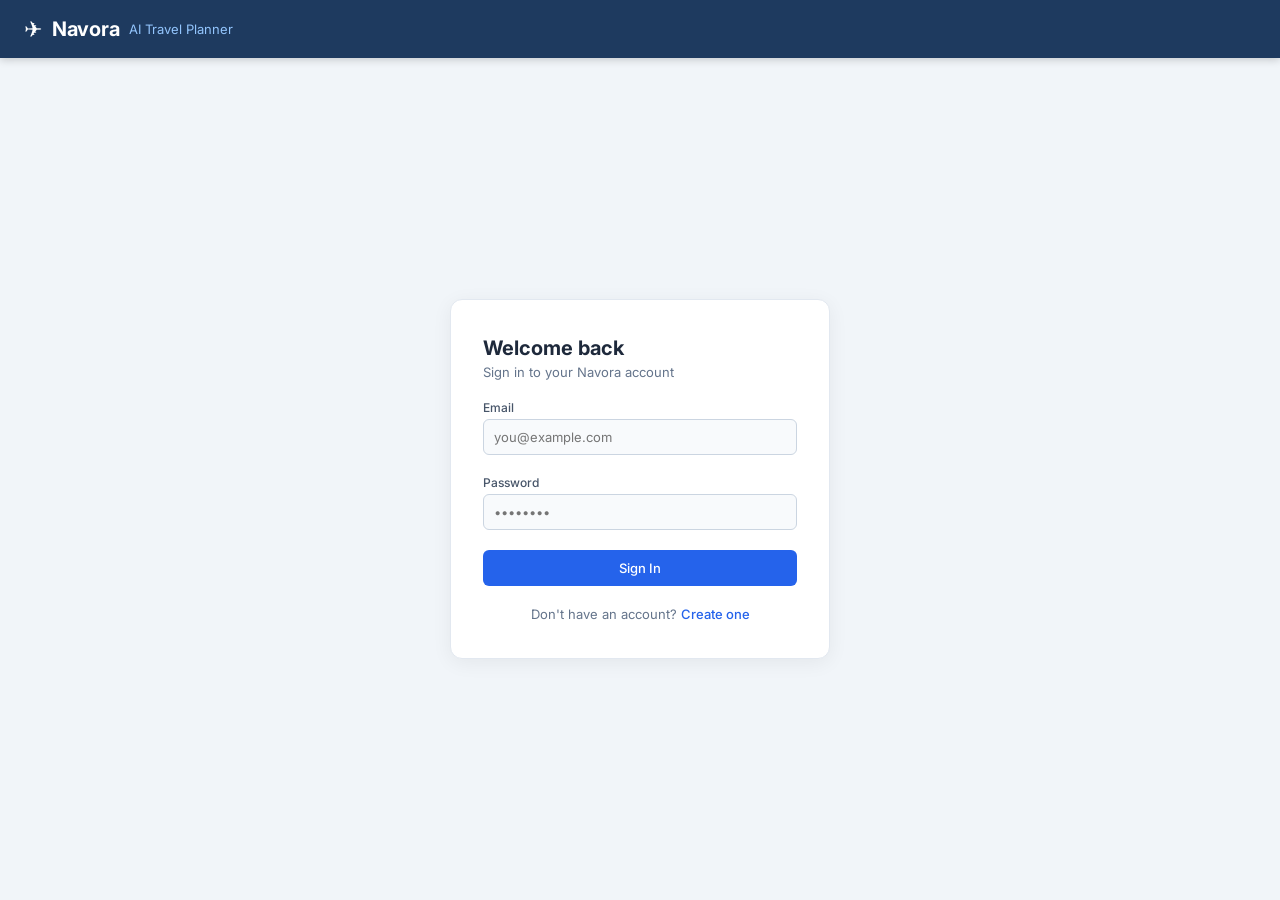
<file: frontend/index.html>
<!DOCTYPE html>
<html lang="en">
<head>
  <meta charset="UTF-8">
  <meta name="viewport" content="width=device-width, initial-scale=1.0">
  <title>Navora — AI Travel Planner</title>
  <link rel="preconnect" href="https://fonts.googleapis.com">
  <link href="https://fonts.googleapis.com/css2?family=Inter:wght@400;500;600;700&display=swap" rel="stylesheet">
  <link rel="stylesheet" href="style.css">
</head>
<body>

  <script src="auth.js"></script>
  <script>
    requireLogin();
  </script>

  <header class="navbar">
    <div class="navbar-brand">
      <span class="navbar-logo">✈</span>
      <span class="navbar-title">Navora</span>
      <span class="navbar-sub">AI Travel Planner</span>
    </div>
    <div style="display:flex;align-items:center;gap:16px;">
      <div id="loading" class="navbar-status"></div>
      <button class="btn btn-outline btn-sm" style="color:#93c5fd;border-color:#93c5fd;" onclick="logoutUser()">Logout</button>
    </div>
  </header>

  <main class="main-layout">

    <aside class="side-panel">

      <section class="panel-section">
        <h2 class="section-title">Plan Your Trip</h2>

        <div class="form-group">
          <label class="form-label">Trip Title</label>
          <input class="form-input" id="title" placeholder="e.g. LA Summer Trip" value="LA Trip">
        </div>

        <div class="form-row">
          <div class="form-group">
            <label class="form-label">From</label>
            <input class="form-input" id="departure_city" placeholder="Departure City" value="Dallas">
          </div>
          <div class="form-group">
            <label class="form-label">To</label>
            <input class="form-input" id="destination_city" placeholder="Destination City" value="Los Angeles">
          </div>
        </div>

        <div class="form-row">
          <div class="form-group">
            <label class="form-label">Arrival Date</label>
            <input class="form-input" id="arrival_date" type="date" value="2026-06-01">
          </div>
          <div class="form-group">
            <label class="form-label">Departure Date</label>
            <input class="form-input" id="departure_date" type="date" value="2026-06-05">
          </div>
        </div>

        <div class="form-row">
          <div class="form-group">
            <label class="form-label">Traveler Type</label>
            <select class="form-input" id="traveler_type">
              <option value="chill">🌴 Chill</option>
              <option value="normal" selected>🙂 Normal</option>
              <option value="speedrunning">⚡ Speedrunning</option>
            </select>
          </div>
          <div class="form-group">
            <label class="form-label">Budget (USD)</label>
            <input class="form-input" id="budget" type="number" value="2000">
          </div>
        </div>

        <div class="checkbox-group">
          <label class="checkbox-label">
            <input id="has_car" type="checkbox" checked>
            <span>Has Car</span>
          </label>
          <label class="checkbox-label">
            <input id="need_hotel" type="checkbox" checked>
            <span>Need Hotel</span>
          </label>
          <label class="checkbox-label">
            <input id="need_flight" type="checkbox" checked>
            <span>Need Flight</span>
          </label>
        </div>

        <button class="btn btn-primary btn-full" onclick="createTrip()">Create Trip</button>
      </section>

      <section class="panel-section">
        <h2 class="section-title">Actions</h2>

        <input id="trip_id" type="hidden">

        <div class="action-buttons">
          <button class="btn btn-outline btn-full" onclick="window.location.href='history.html'">View Trip History</button>
        </div>
      </section>

    </aside>

    <section class="content-panel">
      <div id="tripDetail" class="trip-detail">
        <div class="empty-state">
          <div class="empty-icon">🗺️</div>
          <p>Create a trip or enter a Trip ID to view your itinerary.</p>
        </div>
      </div>

      <details class="raw-output-wrapper">
        <summary>Raw API Output</summary>
        <pre id="output" class="raw-output"></pre>
      </details>
    </section>

  </main>

  <script src="script.js"></script>
  <script src="autocomplete.js"></script>
  <script>
    const today = new Date().toISOString().split("T")[0];
    const tomorrow = new Date();
    tomorrow.setDate(tomorrow.getDate() + 1);
    const tomorrowStr = tomorrow.toISOString().split("T")[0];

    const arrivalInput = document.getElementById("arrival_date");
    const departureInput = document.getElementById("departure_date");

    arrivalInput.min = today;
    arrivalInput.value = today;
    departureInput.value = tomorrowStr;

    function updateDepartureMin() {
      const arrivalDate = new Date(arrivalInput.value);
      arrivalDate.setDate(arrivalDate.getDate() + 1);
      const minDeparture = arrivalDate.toISOString().split("T")[0];
      departureInput.min = minDeparture;
      if (departureInput.value <= arrivalInput.value) {
        departureInput.value = minDeparture;
      }
    }

    updateDepartureMin();
    arrivalInput.addEventListener("change", updateDepartureMin);
  </script>
</body>
</html>
</file>
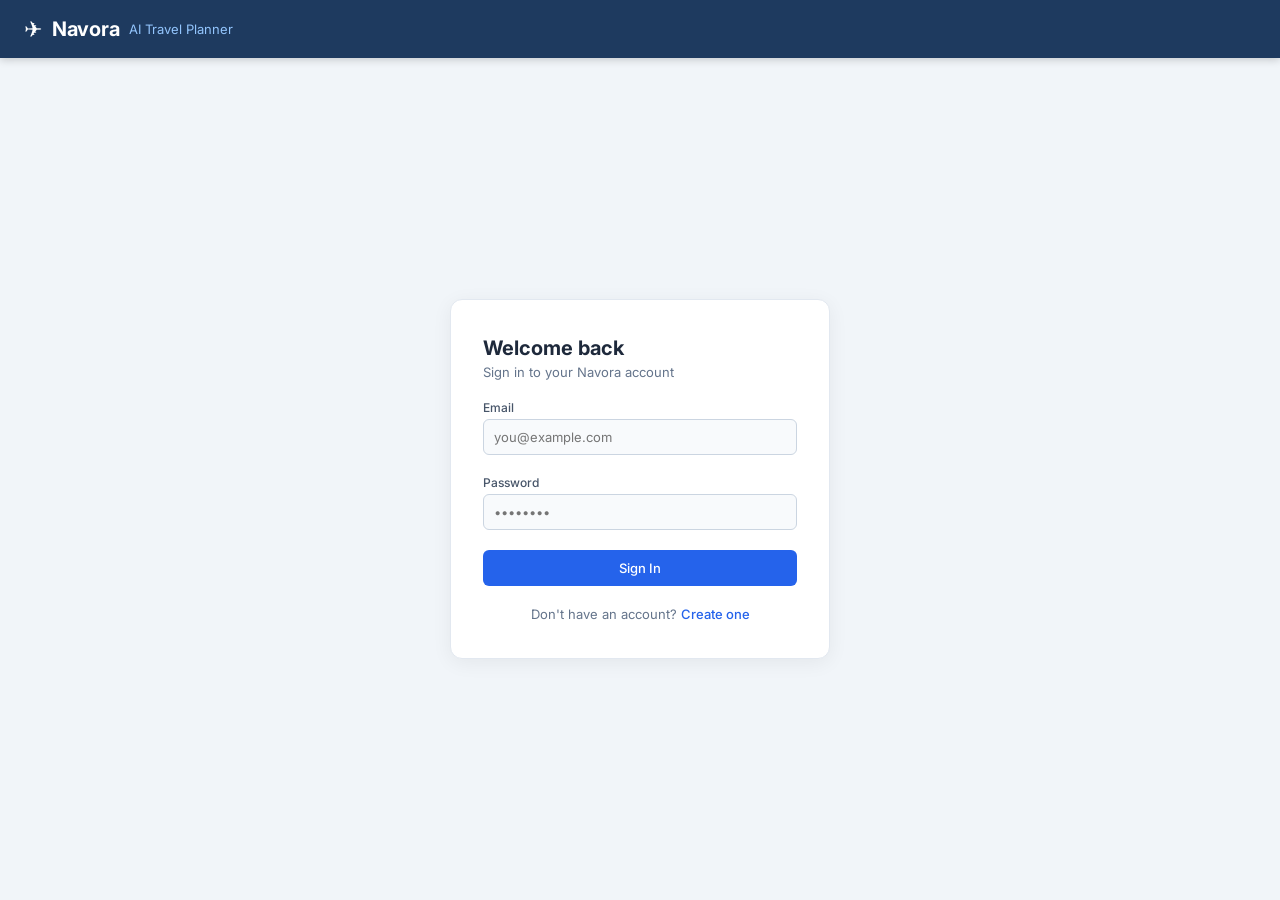
<file: frontend/history.html>
<!DOCTYPE html>
<html lang="en">
<head>
  <meta charset="UTF-8">
  <meta name="viewport" content="width=device-width, initial-scale=1.0">
  <title>Trip History — Navora AI</title>
  <link rel="preconnect" href="https://fonts.googleapis.com">
  <link href="https://fonts.googleapis.com/css2?family=Inter:wght@400;500;600;700&display=swap" rel="stylesheet">
  <link rel="stylesheet" href="style.css">
  <style>
    .history-content {
      flex: 1;
      overflow-y: auto;
      padding: 28px;
    }
    .history-page-title {
      font-size: 22px;
      font-weight: 700;
      color: #1e293b;
      margin-bottom: 20px;
    }
    .history-grid {
      display: grid;
      grid-template-columns: repeat(auto-fill, minmax(280px, 1fr));
      gap: 16px;
    }
    .history-card {
      background: #ffffff;
      border: 1px solid #e2e8f0;
      border-radius: 10px;
      padding: 18px;
      cursor: pointer;
      box-shadow: 0 1px 3px rgba(0,0,0,0.04);
      transition: box-shadow 0.15s, border-color 0.15s, transform 0.1s;
    }
    .history-card:hover {
      box-shadow: 0 4px 14px rgba(0,0,0,0.09);
      border-color: #93c5fd;
      transform: translateY(-2px);
    }
    .history-card-title {
      font-size: 15px;
      font-weight: 600;
      color: #1e293b;
      margin-bottom: 10px;
    }
    .history-card-row {
      font-size: 13px;
      color: #64748b;
      margin-bottom: 4px;
    }
    .history-card-row span {
      font-weight: 500;
      color: #475569;
    }
    .history-empty {
      display: flex;
      flex-direction: column;
      align-items: center;
      justify-content: center;
      gap: 12px;
      padding: 100px 0;
      color: #94a3b8;
      font-size: 14px;
    }
    .history-empty-icon { font-size: 48px; }
  </style>
</head>
<body>

  <script src="auth.js"></script>
  <script>requireLogin();</script>

  <header class="navbar">
    <div class="navbar-brand">
      <span class="navbar-logo">✈</span>
      <span class="navbar-title">Navora</span>
      <span class="navbar-sub">AI Travel Planner</span>
    </div>
    <div style="display:flex;align-items:center;gap:10px;">
      <button class="btn btn-outline btn-sm" style="color:#93c5fd;border-color:#93c5fd;" onclick="window.location.href='index.html'">+ New Trip</button>
      <button class="btn btn-outline btn-sm" style="color:#93c5fd;border-color:#93c5fd;" onclick="logoutUser()">Logout</button>
    </div>
  </header>

  <div class="history-content">
    <p class="history-page-title">Your Trips</p>
    <div id="historyList" class="history-grid"></div>
  </div>

  <script src="history.js"></script>
</body>
</html>
</file>
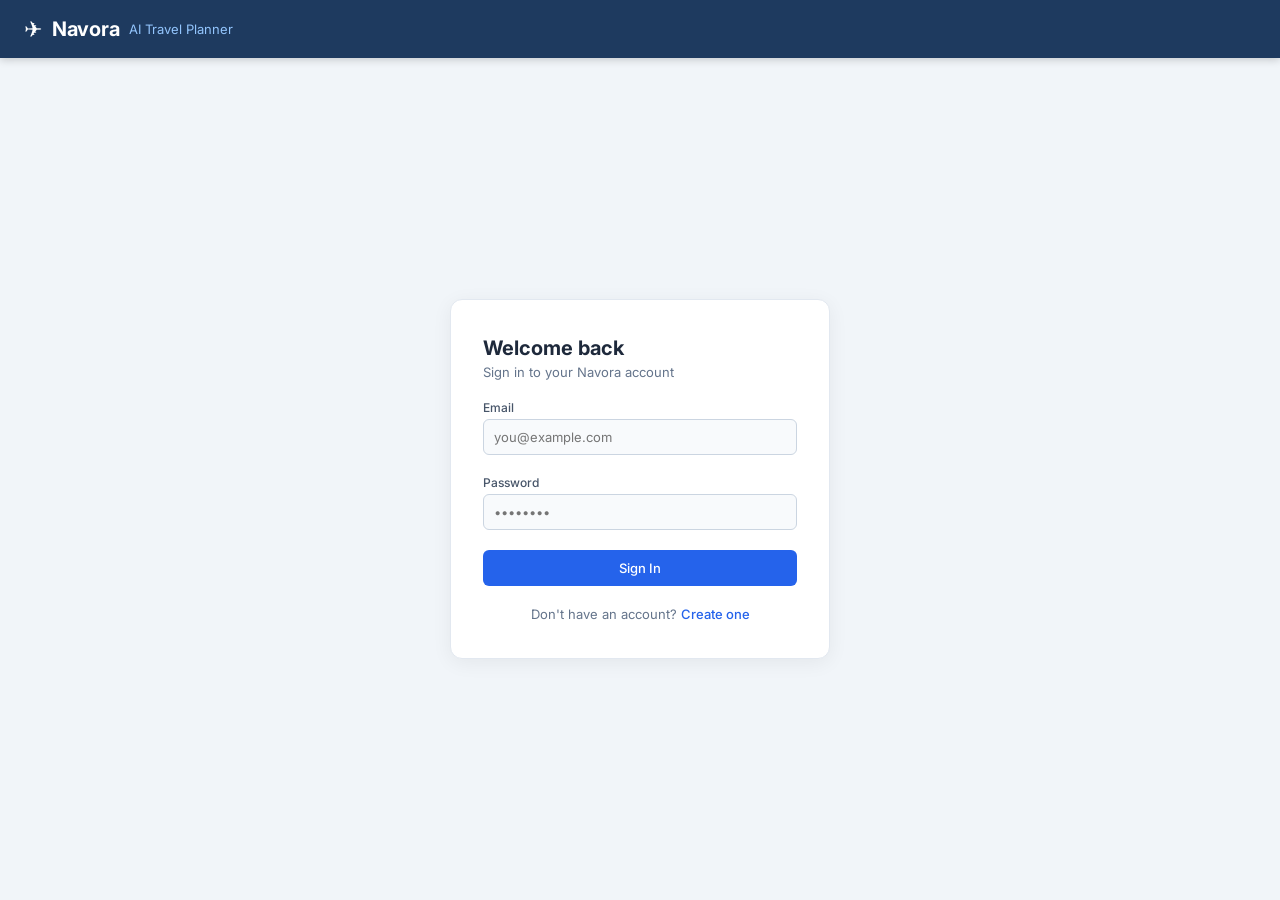
<file: frontend/login.html>
<!DOCTYPE html>
<html lang="en">
<head>
  <meta charset="UTF-8">
  <meta name="viewport" content="width=device-width, initial-scale=1.0">
  <title>Login — Navora AI</title>
  <link rel="preconnect" href="https://fonts.googleapis.com">
  <link href="https://fonts.googleapis.com/css2?family=Inter:wght@400;500;600;700&display=swap" rel="stylesheet">
  <link rel="stylesheet" href="style.css">
  <style>
    body { justify-content: unset; }
    .auth-wrapper {
      flex: 1;
      display: flex;
      align-items: center;
      justify-content: center;
      background: #f1f5f9;
    }
    .auth-card {
      background: #ffffff;
      border: 1px solid #e2e8f0;
      border-radius: 12px;
      padding: 36px 32px;
      width: 100%;
      max-width: 380px;
      box-shadow: 0 4px 20px rgba(0,0,0,0.06);
      display: flex;
      flex-direction: column;
      gap: 20px;
    }
    .auth-title {
      font-size: 20px;
      font-weight: 700;
      color: #1e293b;
    }
    .auth-subtitle {
      font-size: 13px;
      color: #64748b;
      margin-top: 0;
    }
    .auth-footer {
      font-size: 13px;
      color: #64748b;
      text-align: center;
    }
    .auth-footer a {
      color: #2563eb;
      text-decoration: none;
      font-weight: 500;
    }
    .auth-footer a:hover { text-decoration: underline; }
  </style>
</head>
<body>

  <header class="navbar">
    <div class="navbar-brand">
      <span class="navbar-logo">✈</span>
      <span class="navbar-title">Navora</span>
      <span class="navbar-sub">AI Travel Planner</span>
    </div>
  </header>

  <div class="auth-wrapper">
    <div class="auth-card">
      <div style="display:flex;flex-direction:column;gap:4px;">
        <p class="auth-title">Welcome back</p>
        <p class="auth-subtitle">Sign in to your Navora account</p>
      </div>

      <div class="form-group">
        <label class="form-label">Email</label>
        <input class="form-input" id="email" type="email" placeholder="you@example.com">
      </div>

      <div class="form-group">
        <label class="form-label">Password</label>
        <input class="form-input" id="password" type="password" placeholder="••••••••">
      </div>

      <button class="btn btn-primary btn-full" onclick="loginUser()">Sign In</button>

      <p class="auth-footer">
        Don't have an account? <a href="register.html">Create one</a>
      </p>
    </div>
  </div>

  <script src="auth.js"></script>
</body>
</html>
</file>
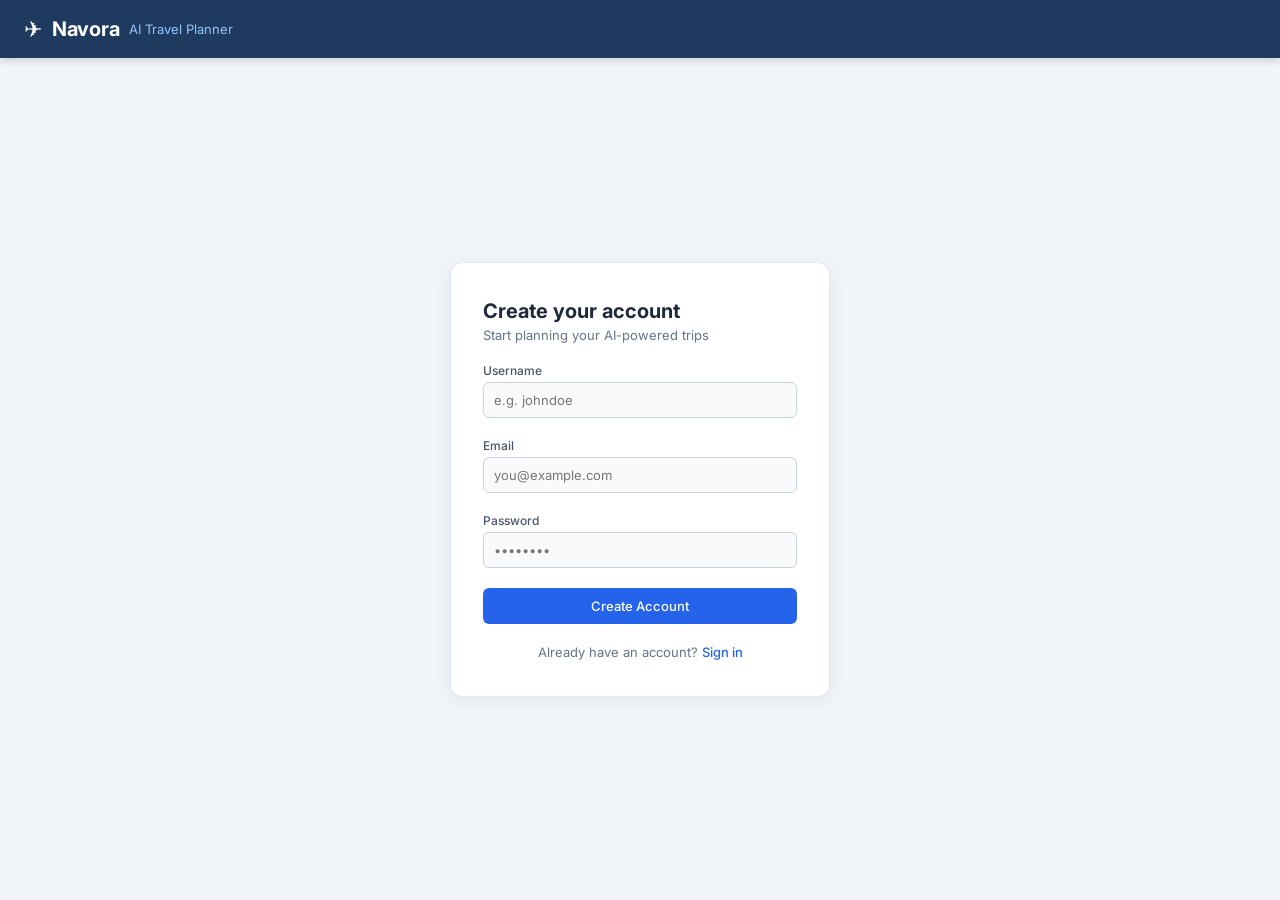
<file: frontend/register.html>
<!DOCTYPE html>
<html lang="en">
<head>
  <meta charset="UTF-8">
  <meta name="viewport" content="width=device-width, initial-scale=1.0">
  <title>Register — Navora AI</title>
  <link rel="preconnect" href="https://fonts.googleapis.com">
  <link href="https://fonts.googleapis.com/css2?family=Inter:wght@400;500;600;700&display=swap" rel="stylesheet">
  <link rel="stylesheet" href="style.css">
  <style>
    body { justify-content: unset; }
    .auth-wrapper {
      flex: 1;
      display: flex;
      align-items: center;
      justify-content: center;
      background: #f1f5f9;
    }
    .auth-card {
      background: #ffffff;
      border: 1px solid #e2e8f0;
      border-radius: 12px;
      padding: 36px 32px;
      width: 100%;
      max-width: 380px;
      box-shadow: 0 4px 20px rgba(0,0,0,0.06);
      display: flex;
      flex-direction: column;
      gap: 20px;
    }
    .auth-title {
      font-size: 20px;
      font-weight: 700;
      color: #1e293b;
    }
    .auth-subtitle {
      font-size: 13px;
      color: #64748b;
      margin-top: 0;
    }
    .auth-footer {
      font-size: 13px;
      color: #64748b;
      text-align: center;
    }
    .auth-footer a {
      color: #2563eb;
      text-decoration: none;
      font-weight: 500;
    }
    .auth-footer a:hover { text-decoration: underline; }
  </style>
</head>
<body>

  <header class="navbar">
    <div class="navbar-brand">
      <span class="navbar-logo">✈</span>
      <span class="navbar-title">Navora</span>
      <span class="navbar-sub">AI Travel Planner</span>
    </div>
  </header>

  <div class="auth-wrapper">
    <div class="auth-card">
      <div style="display:flex;flex-direction:column;gap:4px;">
        <p class="auth-title">Create your account</p>
        <p class="auth-subtitle">Start planning your AI-powered trips</p>
      </div>

      <div class="form-group">
        <label class="form-label">Username</label>
        <input class="form-input" id="username" placeholder="e.g. johndoe">
      </div>

      <div class="form-group">
        <label class="form-label">Email</label>
        <input class="form-input" id="email" type="email" placeholder="you@example.com">
      </div>

      <div class="form-group">
        <label class="form-label">Password</label>
        <input class="form-input" id="password" type="password" placeholder="••••••••">
      </div>

      <button class="btn btn-primary btn-full" onclick="registerUser()">Create Account</button>

      <p class="auth-footer">
        Already have an account? <a href="login.html">Sign in</a>
      </p>
    </div>
  </div>

  <script src="auth.js"></script>
</body>
</html>
</file>
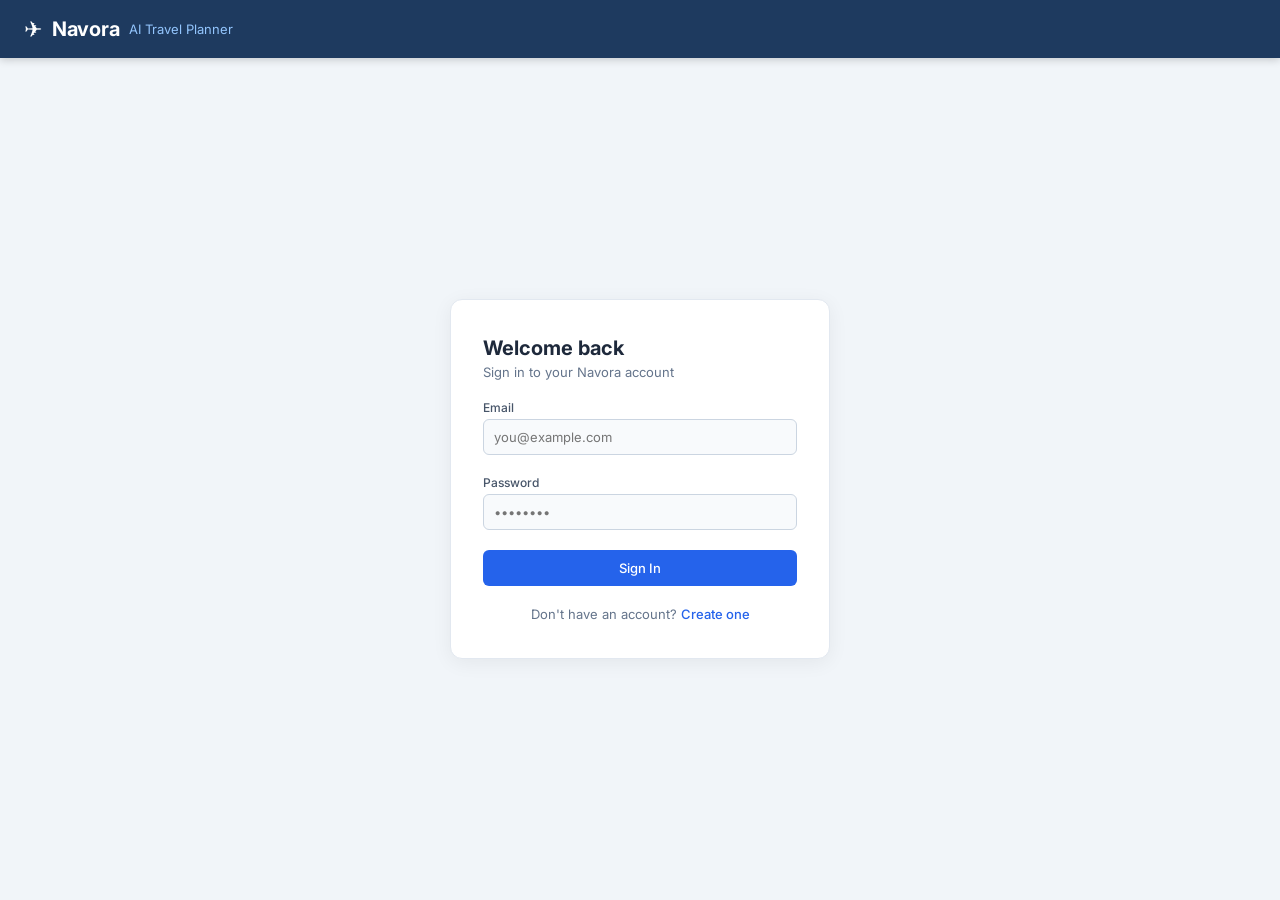
<file: frontend/trip-detail.html>
<!DOCTYPE html>
<html lang="en">
<head>
  <meta charset="UTF-8">
  <meta name="viewport" content="width=device-width, initial-scale=1.0">
  <title>Trip Detail — Navora AI</title>
  <link rel="preconnect" href="https://fonts.googleapis.com">
  <link href="https://fonts.googleapis.com/css2?family=Inter:wght@400;500;600;700&display=swap" rel="stylesheet">
  <link rel="stylesheet" href="style.css">
</head>
<body>

  <script src="auth.js"></script>
  <script>requireLogin();</script>

  <header class="navbar">
    <div class="navbar-brand">
      <span class="navbar-logo">✈</span>
      <span class="navbar-title">Navora</span>
      <span class="navbar-sub">AI Travel Planner</span>
    </div>
    <div style="display:flex;align-items:center;gap:10px;">
      <div id="loading" class="navbar-status"></div>
      <button class="btn btn-outline btn-sm" style="color:#93c5fd;border-color:#93c5fd;" onclick="window.location.href='history.html'">← History</button>
      <button class="btn btn-outline btn-sm" style="color:#93c5fd;border-color:#93c5fd;" onclick="window.location.href='index.html'">+ New Trip</button>
      <button class="btn btn-outline btn-sm" style="color:#93c5fd;border-color:#93c5fd;" onclick="logoutUser()">Logout</button>
    </div>
  </header>

  <section class="content-panel">
    <input id="trip_id" type="hidden">
    <pre id="output" style="display:none;"></pre>
    <div id="tripDetail" class="trip-detail"></div>
  </section>

  <script src="script.js"></script>
  <script>
    const selectedTripId = localStorage.getItem("selectedTripId");

    if (!selectedTripId) {
      alert("No trip selected.");
      window.location.href = "history.html";
    } else {
      document.getElementById("trip_id").value = selectedTripId;
      showLoader();
      document.querySelector(".loader-hint").innerHTML = 'it will take a while to load your trip detail<span id="loader-dots"></span>';
      getTripDetail();
    }
  </script>
</body>
</html>
</file>
<file: frontend/style.css>
/* ── Reset & Base ─────────────────────────────────────────── */
*, *::before, *::after {
  box-sizing: border-box;
  margin: 0;
  padding: 0;
}

body {
  font-family: 'Inter', sans-serif;
  background: #f1f5f9;
  color: #1e293b;
  height: 100vh;
  display: flex;
  flex-direction: column;
}

/* ── Navbar ───────────────────────────────────────────────── */
.navbar {
  background: #1e3a5f;
  color: white;
  padding: 0 24px;
  height: 58px;
  display: flex;
  align-items: center;
  justify-content: space-between;
  flex-shrink: 0;
  box-shadow: 0 2px 8px rgba(0, 0, 0, 0.18);
  z-index: 10;
}

.navbar-brand {
  display: flex;
  align-items: center;
  gap: 10px;
}

.navbar-logo {
  font-size: 22px;
}

.navbar-title {
  font-size: 20px;
  font-weight: 700;
  letter-spacing: -0.3px;
}

.navbar-sub {
  font-size: 13px;
  color: #93c5fd;
  font-weight: 400;
}

.navbar-status {
  font-size: 13px;
  color: #93c5fd;
  font-style: italic;
  text-align: right;
}

/* ── Layout ───────────────────────────────────────────────── */
.main-layout {
  display: flex;
  flex: 1;
  overflow: hidden;
}

/* ── Left Panel ───────────────────────────────────────────── */
.side-panel {
  width: 360px;
  flex-shrink: 0;
  background: #ffffff;
  border-right: 1px solid #e2e8f0;
  overflow-y: auto;
  padding: 20px;
  display: flex;
  flex-direction: column;
  gap: 20px;
}

.panel-section {
  display: flex;
  flex-direction: column;
  gap: 12px;
}

.section-title {
  font-size: 11px;
  font-weight: 600;
  color: #94a3b8;
  text-transform: uppercase;
  letter-spacing: 0.8px;
  padding-bottom: 8px;
  border-bottom: 1px solid #e2e8f0;
}

/* ── Form Elements ────────────────────────────────────────── */
.form-group {
  display: flex;
  flex-direction: column;
  gap: 4px;
}

.form-row {
  display: grid;
  grid-template-columns: 1fr 1fr;
  gap: 10px;
}

.form-label {
  font-size: 12px;
  font-weight: 500;
  color: #475569;
}

.form-input {
  height: 36px;
  padding: 0 10px;
  border: 1px solid #cbd5e1;
  border-radius: 6px;
  font-size: 13px;
  font-family: inherit;
  color: #1e293b;
  background: #f8fafc;
  transition: border-color 0.15s, box-shadow 0.15s;
  width: 100%;
}

.form-input:focus {
  outline: none;
  border-color: #3b82f6;
  box-shadow: 0 0 0 3px rgba(59, 130, 246, 0.15);
  background: #fff;
}

.form-input[type="date"],
select.form-input {
  cursor: pointer;
}

/* ── Checkboxes ───────────────────────────────────────────── */
.checkbox-group {
  display: flex;
  gap: 16px;
  flex-wrap: wrap;
}

.checkbox-label {
  display: flex;
  align-items: center;
  gap: 6px;
  font-size: 13px;
  color: #475569;
  cursor: pointer;
  user-select: none;
}

.checkbox-label input[type="checkbox"] {
  width: 15px;
  height: 15px;
  accent-color: #2563eb;
  cursor: pointer;
}

/* ── Buttons ──────────────────────────────────────────────── */
.btn {
  height: 36px;
  padding: 0 14px;
  border-radius: 6px;
  font-size: 13px;
  font-weight: 500;
  font-family: inherit;
  cursor: pointer;
  border: none;
  transition: background 0.15s, transform 0.08s, box-shadow 0.15s;
  white-space: nowrap;
  display: inline-flex;
  align-items: center;
  justify-content: center;
}

.btn:active {
  transform: translateY(1px);
}

.btn-primary {
  background: #2563eb;
  color: white;
}

.btn-primary:hover {
  background: #1d4ed8;
}

.btn-outline {
  background: transparent;
  color: #2563eb;
  border: 1px solid #2563eb;
}

.btn-outline:hover {
  background: #eff6ff;
}

.btn-danger {
  background: transparent;
  color: #ef4444;
  border: 1px solid #fca5a5;
}

.btn-danger:hover {
  background: #fef2f2;
  border-color: #ef4444;
}

.btn-warning {
  background: transparent;
  color: #d97706;
  border: 1px solid #fcd34d;
}

.btn-warning:hover {
  background: #fffbeb;
  border-color: #d97706;
}

.btn-success {
  background: transparent;
  color: #059669;
  border: 1px solid #6ee7b7;
}

.btn-success:hover {
  background: #ecfdf5;
  border-color: #059669;
}

.btn-full {
  width: 100%;
}

.btn-sm {
  height: 28px;
  padding: 0 10px;
  font-size: 12px;
  border-radius: 5px;
}

.action-buttons {
  display: flex;
  flex-direction: column;
  gap: 8px;
}

/* ── Right Content Panel ──────────────────────────────────── */
.content-panel {
  flex: 1;
  overflow-y: auto;
  padding: 28px;
  display: flex;
  flex-direction: column;
  gap: 20px;
}

/* ── Empty State ──────────────────────────────────────────── */
.empty-state {
  display: flex;
  flex-direction: column;
  align-items: center;
  justify-content: center;
  gap: 12px;
  padding: 100px 0;
  color: #94a3b8;
  font-size: 14px;
}

.empty-icon {
  font-size: 52px;
}

/* ── Bounce Loader ────────────────────────────────────────── */
.bounce-loader {
  display: flex;
  align-items: flex-end;
  justify-content: center;
  gap: 12px;
  height: 80px;
}

.bounce-ball {
  display: block;
  width: 16px;
  height: 16px;
  border-radius: 50%;
  background-color: #f4743b;
  animation:
    ball-bounce 0.6s infinite,
    ball-color 2.4s steps(4, end) infinite;
}

@keyframes ball-bounce {
  0%, 100% {
    transform: translateY(0);
    animation-timing-function: cubic-bezier(0, 0, 0.2, 1);
  }
  50% {
    transform: translateY(-50px);
    animation-timing-function: cubic-bezier(0.8, 0, 1, 1);
  }
}

@keyframes ball-color {
  0%   { background-color: #f4743b; }
  25%  { background-color: #1e3a8a; }
  50%  { background-color: #f59e0b; }
  75%  { background-color: #22c55e; }
}

.bounce-ball:nth-child(1) { animation-delay: 0s,    0s;    }
.bounce-ball:nth-child(2) { animation-delay: 0.12s, 0.12s; }
.bounce-ball:nth-child(3) { animation-delay: 0.24s, 0.24s; }
.bounce-ball:nth-child(4) { animation-delay: 0.36s, 0.36s; }
.bounce-ball:nth-child(5) { animation-delay: 0.48s, 0.48s; }

.loader-hint {
  margin-top: 20px;
  font-size: 13px;
  color: #94a3b8;
  font-style: italic;
  min-width: 360px;
  text-align: center;
}

/* ── Trip Header ──────────────────────────────────────────── */
.trip-header {
  display: flex;
  align-items: center;
  gap: 12px;
  flex-wrap: wrap;
  margin-bottom: 24px;
}

.trip-title {
  font-size: 26px;
  font-weight: 700;
  color: #1e293b;
}

.trip-id-badge {
  font-size: 12px;
  font-weight: 700;
  color: #475569;
  background: #e2e8f0;
  padding: 4px 9px;
  border-radius: 4px;
  font-variant-numeric: tabular-nums;
}

/* ── Day Block ────────────────────────────────────────────── */
.day-block {
  margin-bottom: 32px;
}

.day-header {
  display: flex;
  align-items: center;
  gap: 10px;
  margin-bottom: 14px;
}

.day-number-badge {
  background: #2563eb;
  color: white;
  font-size: 11px;
  font-weight: 600;
  padding: 3px 10px;
  border-radius: 20px;
  letter-spacing: 0.3px;
}

.day-theme {
  font-size: 15px;
  font-weight: 600;
  color: #1e293b;
}

.day-date {
  font-size: 13px;
  color: #94a3b8;
  margin-left: auto;
}

/* ── Item Cards ───────────────────────────────────────────── */
.item-card {
  background: #ffffff;
  border: 1px solid #e2e8f0;
  border-radius: 10px;
  padding: 16px;
  margin-bottom: 12px;
  box-shadow: 0 1px 3px rgba(0, 0, 0, 0.04);
  transition: box-shadow 0.15s, border-color 0.15s;
}

.item-card:hover {
  box-shadow: 0 4px 14px rgba(0, 0, 0, 0.08);
}

.item-card.locked {
  border-color: #fbbf24;
  background: #fffdf0;
}

.card-top {
  display: flex;
  align-items: center;
  gap: 10px;
  margin-bottom: 8px;
  flex-wrap: wrap;
}

.type-badge {
  font-size: 10px;
  font-weight: 700;
  padding: 3px 8px;
  border-radius: 4px;
  text-transform: uppercase;
  letter-spacing: 0.5px;
}

.type-badge.attraction {
  background: #dbeafe;
  color: #1d4ed8;
}

.type-badge.restaurant {
  background: #ffedd5;
  color: #c2410c;
}

.card-name {
  font-size: 15px;
  font-weight: 600;
  color: #1e293b;
  flex: 1;
}

.time-badge {
  font-size: 12px;
  color: #64748b;
  background: #f1f5f9;
  padding: 3px 8px;
  border-radius: 4px;
  font-variant-numeric: tabular-nums;
}

.lock-badge {
  font-size: 14px;
  line-height: 1;
}

.weather-emoji {
  font-size: 15px;
  line-height: 1;
  margin-right: 2px;
}

.card-address {
  font-size: 13px;
  color: #64748b;
  margin-bottom: 4px;
}

.card-notes {
  font-size: 13px;
  color: #475569;
  margin-bottom: 14px;
  line-height: 1.5;
}

.card-edit {
  display: grid;
  grid-template-columns: 110px 110px 1fr;
  gap: 8px;
  margin-bottom: 12px;
}

.card-input {
  height: 30px;
  padding: 0 8px;
  border: 1px solid #cbd5e1;
  border-radius: 5px;
  font-size: 12px;
  font-family: inherit;
  color: #1e293b;
  background: #f8fafc;
  width: 100%;
  transition: border-color 0.15s, box-shadow 0.15s;
}

.card-input:focus {
  outline: none;
  border-color: #3b82f6;
  box-shadow: 0 0 0 2px rgba(59, 130, 246, 0.15);
}

.card-actions {
  display: flex;
  gap: 8px;
  flex-wrap: wrap;
}

/* ── City Autocomplete ────────────────────────────────────── */
.city-dropdown {
  display: none;
  position: absolute;
  top: calc(100% + 4px);
  left: 0;
  right: 0;
  background: #ffffff;
  border: 1px solid #cbd5e1;
  border-radius: 6px;
  box-shadow: 0 4px 12px rgba(0, 0, 0, 0.1);
  z-index: 100;
  overflow: hidden;
}

.city-dropdown-item {
  padding: 9px 12px;
  font-size: 13px;
  color: #1e293b;
  cursor: pointer;
  transition: background 0.1s;
}

.city-dropdown-item:hover {
  background: #eff6ff;
  color: #2563eb;
}

/* ── Add Attraction Button ────────────────────────────────── */
.add-attraction-btn {
  margin-top: 4px;
  width: 100%;
  border-style: dashed;
  color: #64748b;
  border-color: #cbd5e1;
}

.add-attraction-btn:hover {
  background: #f8fafc;
  border-color: #94a3b8;
  color: #1e293b;
}

/* ── Recommendation Sections (Hotels & Flights) ──────────── */
.rec-section {
  margin-top: 32px;
  margin-bottom: 24px;
}

.rec-section-title {
  font-size: 16px;
  font-weight: 700;
  color: #1e293b;
  margin-bottom: 14px;
  padding-bottom: 10px;
  border-bottom: 1px solid #e2e8f0;
}

.rec-card {
  background: #ffffff;
  border: 1px solid #e2e8f0;
  border-radius: 10px;
  padding: 14px 16px;
  margin-bottom: 10px;
  box-shadow: 0 1px 3px rgba(0, 0, 0, 0.04);
  transition: box-shadow 0.15s;
}

.rec-card:hover {
  box-shadow: 0 4px 14px rgba(0, 0, 0, 0.08);
}

.rec-card-title {
  font-size: 14px;
  font-weight: 600;
  color: #1e293b;
  margin-bottom: 6px;
}

.rec-card-row {
  font-size: 13px;
  color: #64748b;
  margin-bottom: 3px;
  line-height: 1.5;
}

/* ── Raw Output ───────────────────────────────────────────── */
.raw-output-wrapper {
  border: 1px solid #e2e8f0;
  border-radius: 8px;
  overflow: hidden;
}

.raw-output-wrapper summary {
  padding: 10px 14px;
  background: #f8fafc;
  font-size: 13px;
  font-weight: 500;
  color: #64748b;
  cursor: pointer;
  user-select: none;
  list-style: none;
}

.raw-output-wrapper summary:hover {
  background: #f1f5f9;
}

.raw-output {
  padding: 16px;
  background: #1e293b;
  color: #cbd5e1;
  font-size: 12px;
  line-height: 1.65;
  overflow-x: auto;
  max-height: 420px;
  font-family: 'Courier New', Courier, monospace;
}

/* ── Chatbot Entry ────────────────────────────────────────── */
.chatbot-panel {
  position: fixed;
  right: 24px;
  bottom: 98px;
  z-index: 999;
  width: 360px;
  max-width: calc(100vw - 32px);
  height: 460px;
  max-height: calc(100vh - 130px);
  background: #ffffff;
  border: 1px solid #dbe3ef;
  border-radius: 10px;
  box-shadow: 0 22px 55px rgba(15, 23, 42, 0.18);
  display: flex;
  flex-direction: column;
  overflow: hidden;
  opacity: 0;
  pointer-events: none;
  transform: translateY(12px) scale(0.98);
  transform-origin: bottom right;
  transition: opacity 0.16s, transform 0.16s;
}

.chatbot-panel.open {
  opacity: 1;
  pointer-events: auto;
  transform: translateY(0) scale(1);
}

.chatbot-panel-header {
  display: flex;
  align-items: center;
  justify-content: space-between;
  gap: 12px;
  padding: 14px 16px;
  background: #1e293b;
  color: #ffffff;
}

.chatbot-panel-title {
  font-size: 14px;
  font-weight: 700;
}

.chatbot-panel-subtitle {
  margin-top: 2px;
  font-size: 11px;
  color: #cbd5e1;
}

.chatbot-close-btn {
  width: 30px;
  height: 30px;
  border: 0;
  border-radius: 50%;
  background: rgba(255, 255, 255, 0.12);
  color: #ffffff;
  font-size: 22px;
  line-height: 1;
  cursor: pointer;
}

.chatbot-close-btn:hover {
  background: rgba(255, 255, 255, 0.2);
}

.chatbot-messages {
  flex: 1;
  padding: 16px;
  background: #f8fafc;
  overflow-y: auto;
  display: flex;
  flex-direction: column;
  gap: 10px;
}

.chat-message {
  max-width: 82%;
  padding: 9px 11px;
  border-radius: 8px;
  font-size: 13px;
  line-height: 1.45;
}

.chat-message.assistant {
  align-self: flex-start;
  background: #ffffff;
  color: #334155;
  border: 1px solid #e2e8f0;
}

.chat-message.user {
  align-self: flex-end;
  background: #2563eb;
  color: #ffffff;
}

.chat-action-controls {
  display: flex;
  gap: 8px;
  margin-top: 10px;
}

.chat-action-btn {
  height: 28px;
  padding: 0 10px;
  border: 0;
  border-radius: 5px;
  font-size: 12px;
  font-weight: 600;
  cursor: pointer;
}

.chat-action-btn.confirm {
  background: #16a34a;
  color: #ffffff;
}

.chat-action-btn.confirm:hover {
  background: #15803d;
}

.chat-action-btn.cancel {
  background: #e2e8f0;
  color: #475569;
}

.chat-action-btn.cancel:hover {
  background: #cbd5e1;
}

.chat-action-btn:disabled {
  opacity: 0.7;
  cursor: wait;
}

.chatbot-input-row {
  display: grid;
  grid-template-columns: 1fr auto;
  gap: 8px;
  padding: 12px;
  border-top: 1px solid #e2e8f0;
  background: #ffffff;
}

.chatbot-input {
  min-width: 0;
  height: 36px;
  padding: 0 10px;
  border: 1px solid #cbd5e1;
  border-radius: 6px;
  font-family: inherit;
  font-size: 13px;
  color: #1e293b;
  background: #f8fafc;
}

.chatbot-input:disabled {
  color: #94a3b8;
  cursor: wait;
}

.chatbot-send-btn {
  height: 36px;
  padding: 0 12px;
  border: 0;
  border-radius: 6px;
  background: #2563eb;
  color: #ffffff;
  font-size: 13px;
  font-weight: 600;
  cursor: pointer;
}

.chatbot-send-btn:hover {
  background: #1d4ed8;
}

.chatbot-send-btn:disabled {
  background: #94a3b8;
  cursor: wait;
}

.chatbot-fab {
  position: fixed;
  right: 24px;
  bottom: 28px;
  z-index: 1000;
  width: 58px;
  height: 58px;
  border: 0;
  border-radius: 50%;
  background: #2563eb;
  color: #ffffff;
  font-size: 27px;
  line-height: 1;
  display: flex;
  align-items: center;
  justify-content: center;
  box-shadow: 0 12px 26px rgba(37, 99, 235, 0.32);
  cursor: pointer;
  transition: transform 0.15s, box-shadow 0.15s, background 0.15s;
}

.chatbot-fab:hover {
  background: #1d4ed8;
  transform: translateY(-2px);
  box-shadow: 0 16px 32px rgba(37, 99, 235, 0.38);
}

.chatbot-fab:focus-visible {
  outline: 3px solid rgba(147, 197, 253, 0.85);
  outline-offset: 3px;
}

@media (max-width: 520px) {
  .chatbot-panel {
    right: 16px;
    bottom: 90px;
    width: calc(100vw - 32px);
    height: 420px;
  }

  .chatbot-fab {
    right: 16px;
    bottom: 20px;
  }
}
</file>
